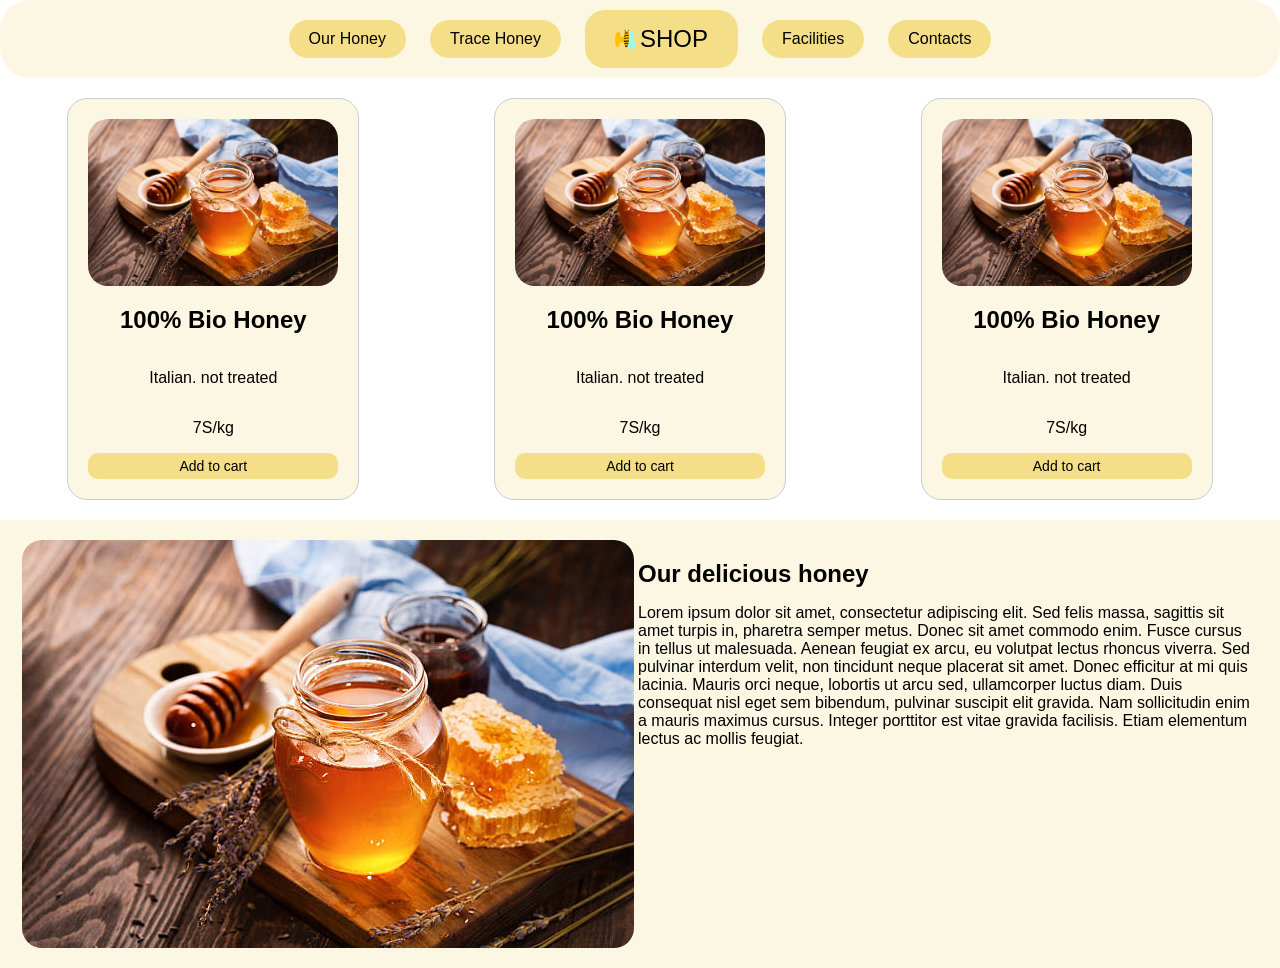
<file: index.html>
<!DOCTYPE html>
<html lang="en">
<head>
  <meta charset="UTF-8">
  <meta name="viewport" content="width=device-width, initial-scale=1.0">
  <link rel="stylesheet" href="assets/css/style.css">
  <title>Our Honey Website</title>
</head>
<body>
  <div class="top-bar">
    <button class="round-button">Our Honey</button>
    <button class="round-button">Trace Honey</button>
    <button class="round-button shop-button">
      <img src="assets/img/logo.png" alt="Small Image" width="20px" height="20px">
      SHOP
    </button>
    <button class="round-button">Facilities</button>
    <button class="round-button">Contacts</button>
  </div>

  <div class="card-container">
    <div class="card">
      <img src="assets/img/honey.jpg" alt="Honey Image">
      <h2>100% Bio Honey</h2>
      <p>Italian. not treated</p>
      <p>7S/kg</p>
      <button class="add-to-cart">Add to cart</button>
    </div>

    <div class="card">
      <img src="assets/img/honey.jpg" alt="Honey Image">
      <h2>100% Bio Honey</h2>
      <p>Italian. not treated</p>
      <p>7S/kg</p>
      <button class="add-to-cart">Add to cart</button>
    </div>

    <div class="card">
      <img src="assets/img/honey.jpg" alt="Honey Image">
      <h2>100% Bio Honey</h2>
      <p>Italian. not treated</p>
      <p>7S/kg</p>
      <button class="add-to-cart">Add to cart</button>
    </div>
  </div>

  <div class="article">
    <img src="assets/img/honey.jpg" alt="Honey Image" class="article-image imgFooter">
    <div class="article-content">
      <h2>Our delicious honey</h2>
      <p>Lorem ipsum dolor sit amet, consectetur adipiscing elit. Sed felis massa, sagittis sit amet turpis in, pharetra semper metus. Donec sit amet commodo enim. Fusce cursus in tellus ut malesuada. Aenean feugiat ex arcu, eu volutpat lectus rhoncus viverra. Sed pulvinar interdum velit, non tincidunt neque placerat sit amet. Donec efficitur at mi quis lacinia. Mauris orci neque, lobortis ut arcu sed, ullamcorper luctus diam. Duis consequat nisl eget sem bibendum, pulvinar suscipit elit gravida. Nam sollicitudin enim a mauris maximus cursus. Integer porttitor est vitae gravida facilisis. Etiam elementum lectus ac mollis feugiat.</p>
    </div>
  </div>
</body>
</html>
</file>
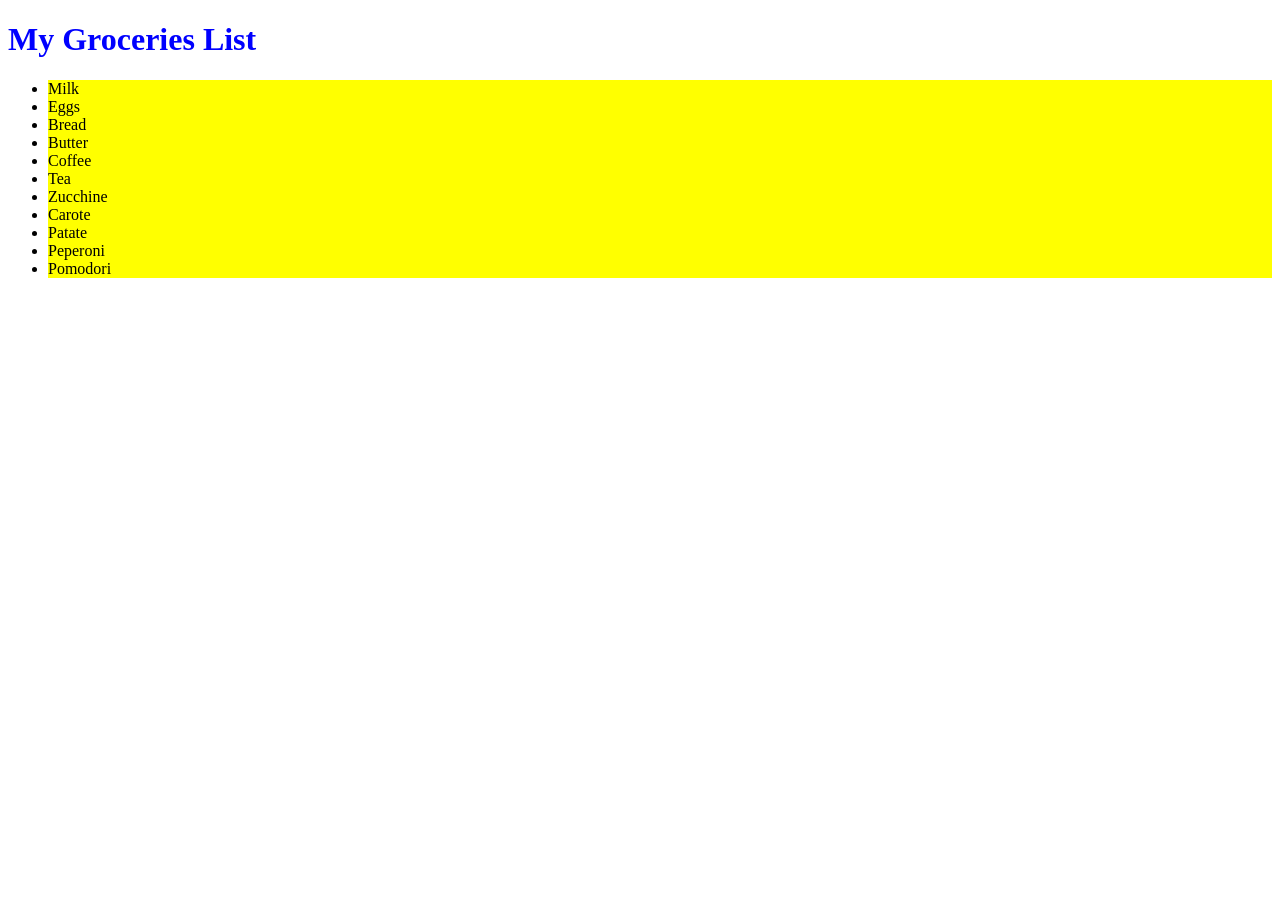
<file: Github/index2.html>
<!DOCTYPE html>
<html lang="en">

<head>
    <meta charset="UTF-8">
    <meta http-equiv="X-UA-Compatible" content="IE=edge">
    <meta name="viewport" content="width=device-width, initial-scale=1.0">
    <title>Document</title>
    <style>
        h1 {
            color: blue;
        }

        li {
            background-color: yellow;
        }
    </style>
</head>

<body>

    <h1>My Groceries List</h1>
    <ul>
        <li>Milk</li>
        <li>Eggs</li>
        <li>Bread</li>
        <li>Butter</li>
        <li>Coffee</li>
        <li>Tea</li>


        <li>Zucchine</li>

        <li>Carote</li>

        <li>Patate</li>

        <li>Peperoni</li>

        <li>Pomodori</li>
    </ul>


</body>

</html>
</file>
<file: assets/css/style.css>
body {
    font-family: Arial, sans-serif;
    margin: 0;
    padding: 0;
  }
  
  .top-bar {
    background-color: #FCF7E3;
    padding: 10px;
    display: flex;
    justify-content: center;
    align-items: center;
    border-radius: 30px;
  }
  
  .round-button {
    background-color: #F5DE88;
    border: none;
    color: black;
    padding: 10px 20px;
    text-align: center;
    text-decoration: none;
    display: inline-block;
    font-size: 16px;
    cursor: pointer;
    border-radius: 20px;
    margin: 0 12px;
  }
  
  .shop-button {
    background-color: #F5DE88;
    font-size: 24px;
    padding: 15px 30px;
    display: flex;
    align-items: center;
  }
  
  .shop-button img {
    width: 20px;
    height: 20px;
    margin-right: 5px;
  }
  
  .card-container {
    display: flex;
    justify-content: space-around;
    margin-top: 20px;
  }
  
  .card {
    border: 1px solid #ccc;
    background-color: #FCF7E3;
    border-radius: 20px;
    padding: 20px;
    width: 250px;
    text-align: center;
    display: flex;
    flex-direction: column;
    justify-content: space-between;
  }
  
  .card img {
    width: 100%;
    border-radius: 20px;
  }
  
  .add-to-cart {
    background-color: #F5DE88;
    border: none;
    color: black;
    padding: 5px 10px;
    text-align: center;
    text-decoration: none;
    display: block;
    font-size: 14px;
    cursor: pointer;
    border-radius: 10px;
    margin-top: auto;
  }
  
  .article {
    background-color: #FCF7E3;
    margin-top: 20px;
    padding: 20px;
    display: flex;
    justify-content: space-around;
    flex-wrap: wrap-reverse;
  }
  
  .article-image {
    width: var(--imagewidth);
    height: auto;
    border-radius: 20px;
  }
  
  .article-content {
    flex-basis: 50%;
  }
  
  .article-content h2 {
    font-size: 24px;
    margin-bottom: 10px;
  }
  
  .article-content p {
    font-size: 16px;
  }
  
  .imgFooter {
    width: var(--imagewidth);
    height: auto;
  }
</file>
